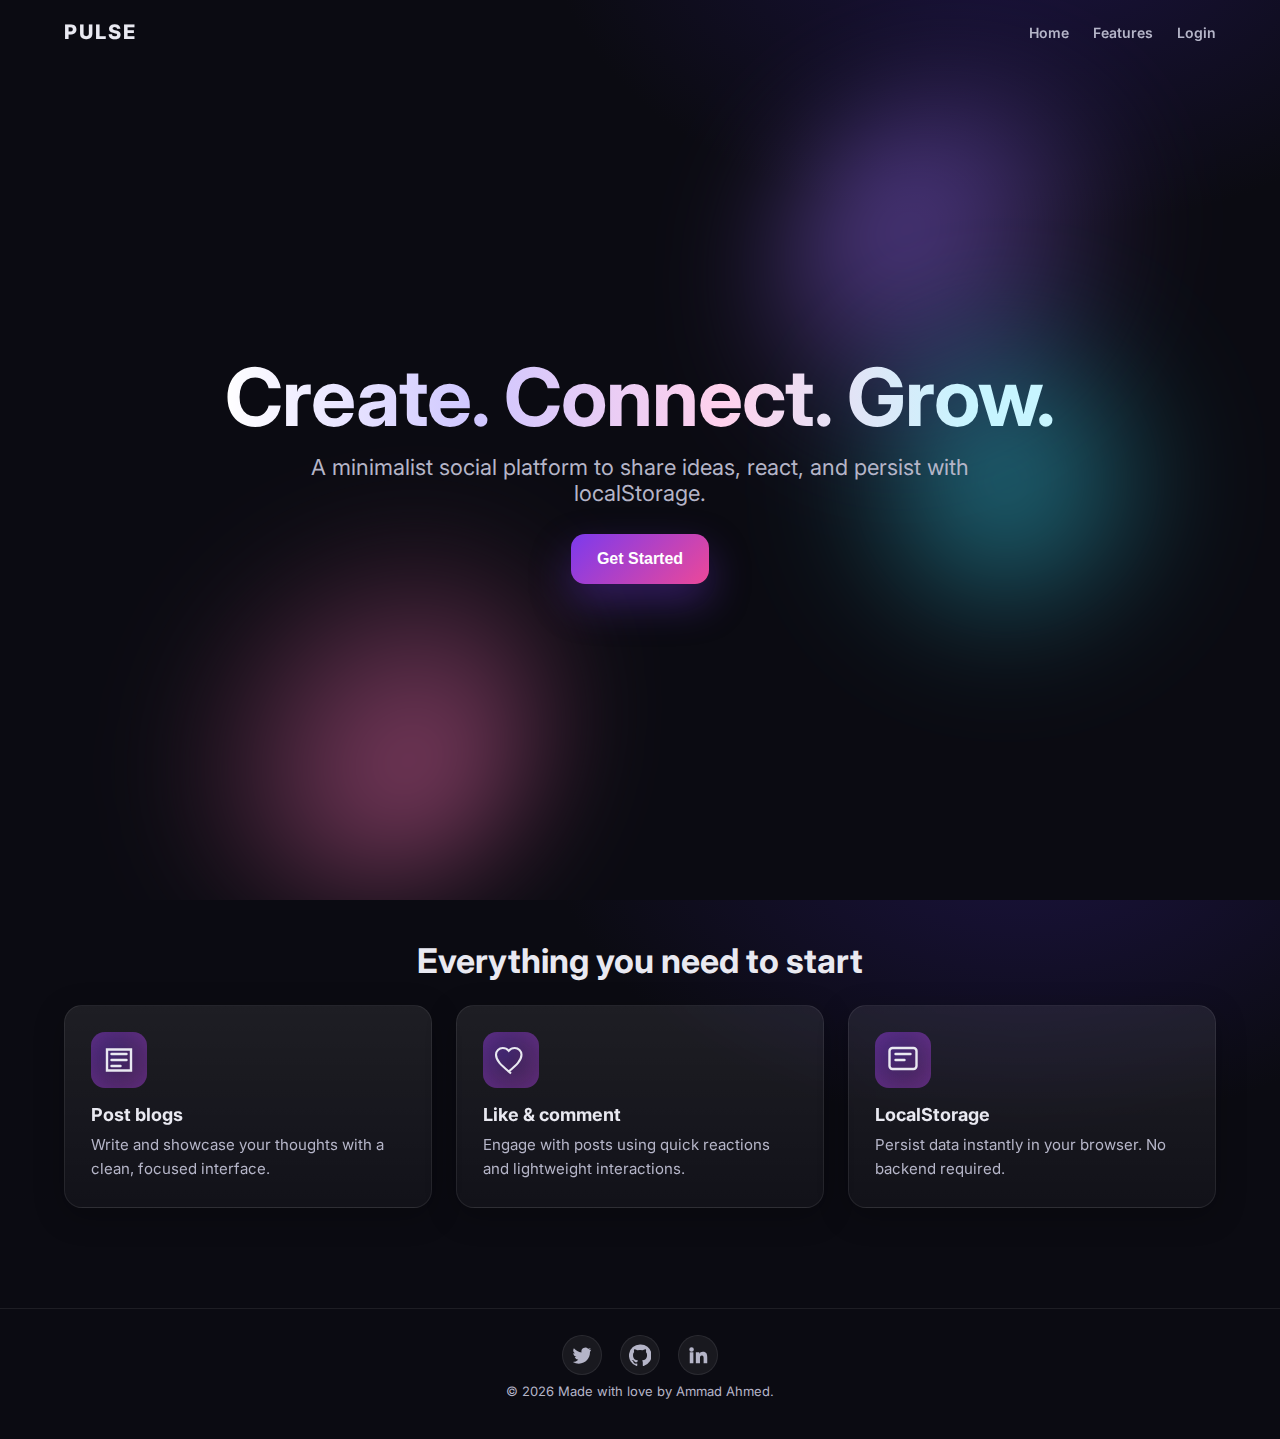
<file: index.html>
<!DOCTYPE html>
<html lang="en">
<head>
  <meta charset="UTF-8" />
  <meta name="viewport" content="width=device-width, initial-scale=1.0" />
  <title>PULSE — Social Media</title>
  <link href="https://fonts.googleapis.com/css2?family=Inter:wght@400;600;700;800&display=swap" rel="stylesheet">
  <link rel="stylesheet" href="style.css" />
</head>
<body>
  <header class="navbar" id="navbar">
    <div class="nav-inner">
      <a href="#home" class="logo">PULSE</a>
      <nav class="nav-links">
        <a href="#home" class="nav-link">Home</a>
        <a href="#features" class="nav-link">Features</a>
        <a href="login.html" class="nav-link login-link">Login</a>
      </nav>
    </div>
  </header>

  <main>
    <section id="home" class="hero">
      <div class="hero-bg">
        <div class="blob b1"></div>
        <div class="blob b2"></div>
        <div class="blob b3"></div>
      </div>
      <div class="hero-content">
        <h1 class="hero-title">Create. Connect. Grow.</h1>
        <p class="hero-sub">A minimalist social platform to share ideas, react, and persist with localStorage.
        </p>
        <button class="cta-btn" id="ctaBtn">Get Started</button>
      </div>
    </section>

    <section id="features" class="features">
      <h2 class="section-title">Everything you need to start</h2>
      <div class="cards">
        <article class="card">
          <div class="icon">
            <svg width="36" height="36" viewBox="0 0 24 24" fill="none" xmlns="http://www.w3.org/2000/svg">
              <path d="M4 5h16v14H4z" stroke="currentColor" stroke-width="1.6"/> 
              <path d="M7 8h10M7 12h10M7 16h6" stroke="currentColor" stroke-width="1.6" stroke-linecap="round"/>
            </svg>
          </div>
          <h3>Post blogs</h3>
          <p>Write and showcase your thoughts with a clean, focused interface.</p>
        </article>
        <article class="card">
          <div class="icon">
            <svg width="36" height="36" viewBox="0 0 24 24" fill="none" xmlns="http://www.w3.org/2000/svg">
              <path d="M12 21l-1.45-1.318C5.4 15.364 2 12.272 2 8.5 2 6.015 4.015 4 6.5 4c1.54 0 3.04.74 4 1.9C11.46 4.74 12.96 4 14.5 4 16.985 4 19 6.015 19 8.5c0 3.772-3.4 6.864-8.55 11.182L12 21z" stroke="currentColor" stroke-width="1.4" fill="none"/>
            </svg>
          </div>
          <h3>Like & comment</h3>
          <p>Engage with posts using quick reactions and lightweight interactions.</p>
        </article>
        <article class="card">
          <div class="icon">
            <svg width="36" height="36" viewBox="0 0 24 24" fill="none" xmlns="http://www.w3.org/2000/svg">
              <rect x="3" y="4" width="18" height="14" rx="2" stroke="currentColor" stroke-width="1.6"/>
              <path d="M7 8h10" stroke="currentColor" stroke-width="1.6" stroke-linecap="round"/>
              <path d="M7 12h6" stroke="currentColor" stroke-width="1.6" stroke-linecap="round"/>
            </svg>
          </div>
          <h3>LocalStorage</h3>
          <p>Persist data instantly in your browser. No backend required.</p>
        </article>
      </div>
    </section>
  </main>

  <footer class="footer">
    <div class="socials">
      <a href="#" aria-label="Twitter" class="social">
        <svg width="22" height="22" viewBox="0 0 24 24" fill="currentColor" xmlns="http://www.w3.org/2000/svg">
          <path d="M22 5.92a8.54 8.54 0 0 1-2.46.68 4.26 4.26 0 0 0 1.87-2.35 8.51 8.51 0 0 1-2.7 1.03 4.25 4.25 0 0 0-7.24 3.87A12.06 12.06 0 0 1 3.15 4.73a4.25 4.25 0 0 0 1.32 5.67 4.2 4.2 0 0 1-1.92-.53v.05a4.25 4.25 0 0 0 3.41 4.16 4.25 4.25 0 0 1-1.92.07 4.26 4.26 0 0 0 3.97 2.95A8.51 8.51 0 0 1 2 19.54a12 12 0 0 0 6.53 1.91c7.85 0 12.14-6.5 12.14-12.13 0-.18 0-.36-.01-.54A8.67 8.67 0 0 0 22 5.92z"/>
        </svg>
      </a>
      <a href="#" aria-label="GitHub" class="social">
        <svg width="22" height="22" viewBox="0 0 24 24" fill="currentColor" xmlns="http://www.w3.org/2000/svg">
          <path d="M12 .5a12 12 0 0 0-3.79 23.4c.6.11.82-.26.82-.58v-2.04c-3.35.73-4.06-1.45-4.06-1.45-.55-1.39-1.35-1.76-1.35-1.76-1.1-.76.08-.75.08-.75 1.22.09 1.86 1.25 1.86 1.25 1.08 1.85 2.83 1.32 3.52 1.01.11-.78.42-1.32.77-1.62-2.67-.3-5.47-1.33-5.47-5.93 0-1.31.47-2.38 1.24-3.22-.12-.3-.54-1.52.12-3.17 0 0 1.01-.32 3.3 1.23a11.43 11.43 0 0 1 6 0c2.29-1.55 3.3-1.23 3.3-1.23.66 1.65.24 2.87.12 3.17.77.84 1.24 1.91 1.24 3.22 0 4.61-2.8 5.62-5.47 5.92.43.37.82 1.1.82 2.22v3.29c0 .32.22.7.83.58A12 12 0 0 0 12 .5z"/>
        </svg>
      </a>
      <a href="#" aria-label="LinkedIn" class="social">
        <svg width="22" height="22" viewBox="0 0 24 24" fill="currentColor" xmlns="http://www.w3.org/2000/svg">
          <path d="M4.98 3.5a2.5 2.5 0 1 0 0 5 2.5 2.5 0 0 0 0-5zM3 8.98h3.96V21H3V8.98zM9.65 8.98h3.79v1.63h.05c.53-1 1.84-2.05 3.79-2.05 4.05 0 4.8 2.67 4.8 6.14V21h-3.96v-5.53c0-1.32-.03-3.02-1.84-3.02-1.84 0-2.12 1.43-2.12 2.91V21H9.65V8.98z"/>
        </svg>
      </a>
    </div>
    <div class="copy">© <span id="year"></span> Made with love by Ammad Ahmed.</div>
  </footer>

  <script src="landing.js" defer></script>
</body>
</html>
</file>
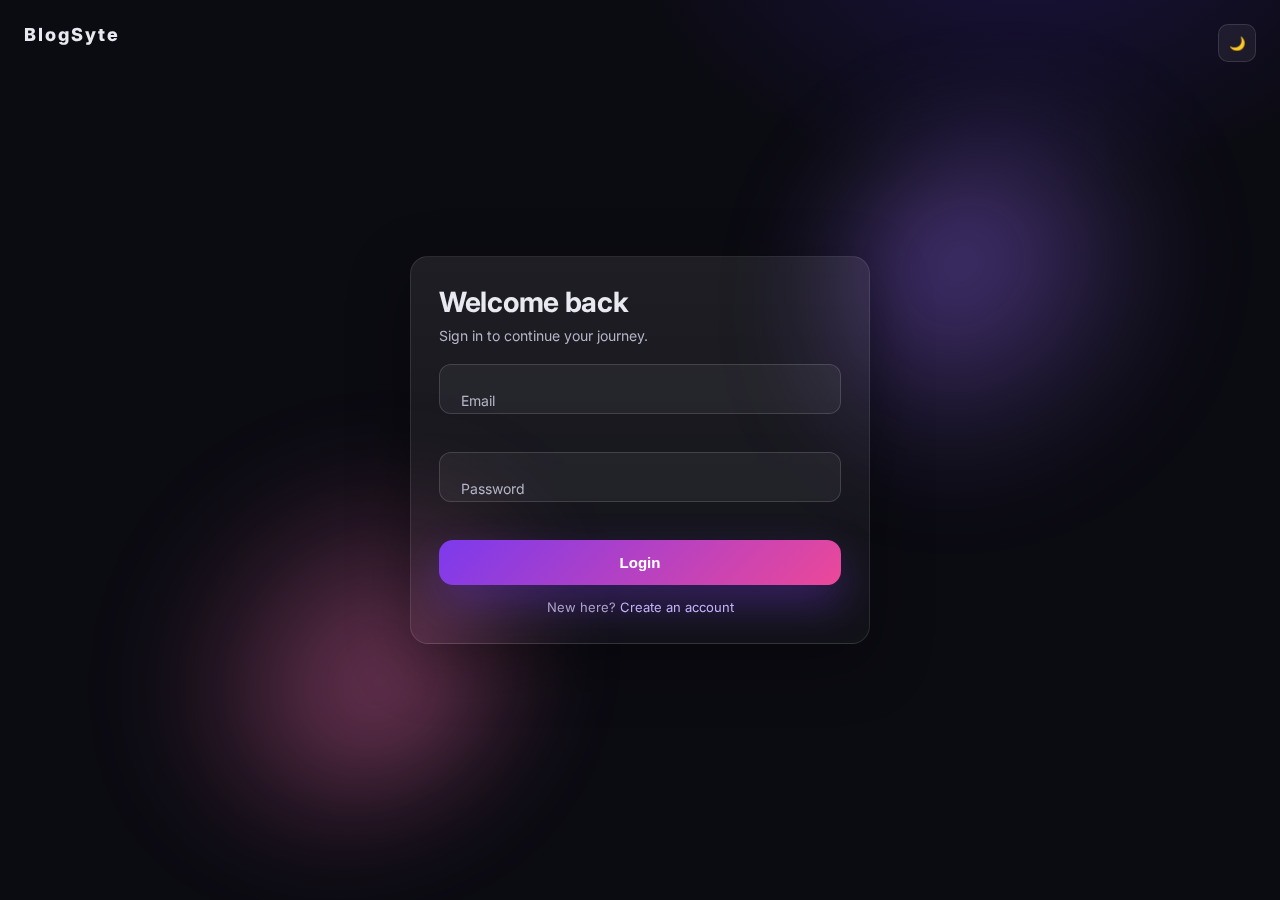
<file: dashboard.html>
<!DOCTYPE html>
<html lang="en">
<head>
  <meta charset="UTF-8" />
  <meta name="viewport" content="width=device-width, initial-scale=1.0" />
  <title>Dashboard - BlogSyte</title>
  <link href="https://fonts.googleapis.com/css2?family=Inter:wght@400;600;700;800&display=swap" rel="stylesheet">
  <link rel="stylesheet" href="dashboard.css" />
</head>
<body>
  <header class="dash-nav">
    <div class="nav-left">
      <a href="#" class="logo">BlogSyte</a>
      <button class="icon-btn menu-btn" id="menuToggle" aria-label="Toggle sidebar">☰</button>
    </div>
    <div class="nav-right">
      <button class="icon-btn theme-toggle" id="themeToggle" aria-label="Toggle theme">🌙</button>
      <div class="greet">Hi, <span id="navUser">User</span></div>
      <a class="btn logout" id="logoutBtn" href="login.html">Logout</a>
    </div>
  </header>

  <div class="dash-wrap">
    <div class="sidebar-overlay" id="sidebarOverlay"></div>
    <aside class="sidebar">
      <div class="side-inner">
        <button class="side-item active" data-view="overview"><span class="ico"></span> Overview</button>
        <button class="side-item" data-view="blogs"><span class="ico"></span> Your Blogs</button>
        <button class="side-item" data-view="explore"><span class="ico"></span> Explore Blogs</button>
        <button class="side-item" data-view="create"><span class="ico"></span> Create Post</button>
        <button class="side-item" data-view="settings"><span class="ico"></span> Settings</button>
      </div>
    </aside>

    <main class="main">
      <section class="view active" id="view-overview">
        <div class="grid stats">
          <article class="card stat">
            <div class="stat-label">Total Blogs</div>
            <div class="stat-value" id="statBlogs">12</div>
          </article>
          <article class="card stat">
            <div class="stat-label">Total Likes</div>
            <div class="stat-value" id="statLikes">284</div>
          </article>
          <article class="card stat">
            <div class="stat-label">Total Comments</div>
            <div class="stat-value" id="statComments">73</div>
          </article>
        </div>
        <article class="card chart">
          <div class="chart-head">
            <div class="chart-title">Weekly Activity</div>
            <div class="chart-sub">Last 7 days</div>
          </div>
          <div class="bars">
            <div class="bar" style="height:0"></div>
            <div class="bar" style="height:0"></div>
            <div class="bar" style="height:0"></div>
            <div class="bar" style="height:0"></div>
            <div class="bar" style="height:0"></div>
            <div class="bar" style="height:0"></div>
            <div class="bar" style="height:0"></div>
          </div>
          <div class="bar-labels">
            <div>Mon</div><div>Tue</div><div>Wed</div><div>Thu</div><div>Fri</div><div>Sat</div><div>Sun</div>
          </div>
        </article>
      </section>

      <section class="view" id="view-blogs">
        <div class="section-head">
          <h2>Your Blogs</h2>
          <button class="btn primary" id="newBlogBtn">New</button>
        </div>
        <div class="grid list" id="blogsList"></div>
      </section>

      <section class="view" id="view-create">
        <div class="grid settings">
          <article class="card form-card">
            <h2 id="createTitle">Create Post</h2>
            <form class="form" id="createForm">
              <div class="field">
                <input type="text" id="blogName" placeholder="" autocomplete="off" />
                <label for="blogName">Blog Name</label>
              </div>
              <div class="field">
                <select id="category">
                  <option value=""> </option>
                  <option>Technology</option>
                  <option>Science</option>
                  <option>Movies</option>
                  <option>Sports</option>
                  <option>Lifestyle</option>
                  <option>Travel</option>
                  <option>Business</option>
                  <option>Gaming</option>
                  <option>Education</option>
                  <option>Health</option>
                </select>
                <label for="category">Category</label>
              </div>
              <div class="field">
                <input type="url" id="imageUrl" placeholder="" autocomplete="off" />
                <label for="imageUrl">Image URL</label>
              </div>
              <div class="field">
                <textarea id="description" rows="5" placeholder=""></textarea>
                <label for="description">Description</label>
              </div>
              <button type="button" class="btn primary" id="createBtn">Create Post</button>
            </form>
          </article>
          <article class="card preview">
            <div class="preview-image" id="previewImage"></div>
            <div class="preview-body">
              <h3 id="previewTitle">Your post title</h3>
              <p id="previewDesc">Start typing to see live preview.</p>
            </div>
          </article>
        </div>
      </section>

      <section class="view" id="view-settings">
        <div class="grid settings">
          <article class="card">
            <div class="profile">
              <div class="avatar" id="avatarPreview"></div>
              <div class="profile-name" id="profileName">User</div>
            </div>
          </article>
          <article class="card">
            <form class="form">
              <div class="field">
                <input type="text" id="setUsername" placeholder="" autocomplete="off" />
                <label for="setUsername">Username</label>
              </div>
              <div class="field">
                <input type="text" id="setFullName" placeholder="" autocomplete="off" />
                <label for="setFullName">Full Name</label>
              </div>
              <div class="field">
                <input type="email" id="setEmail" placeholder="" autocomplete="off" />
                <label for="setEmail">Email</label>
              </div>
              <div class="field">
                <input type="url" id="setAvatar" placeholder="" autocomplete="off" />
                <label for="setAvatar">Profile Picture URL</label>
              </div>
              <div class="field">
                <textarea id="setBio" rows="4" placeholder=""></textarea>
                <label for="setBio">Bio</label>
              </div>
              <button type="button" class="btn primary" id="saveSettingsBtn">Save Changes</button>
            </form>
          </article>
        </div>
      </section>
    </main>
  </div>

  <div class="toast" id="toast"></div>

  <script src="dashboard.js" defer></script>
</body>
</html>
</file>
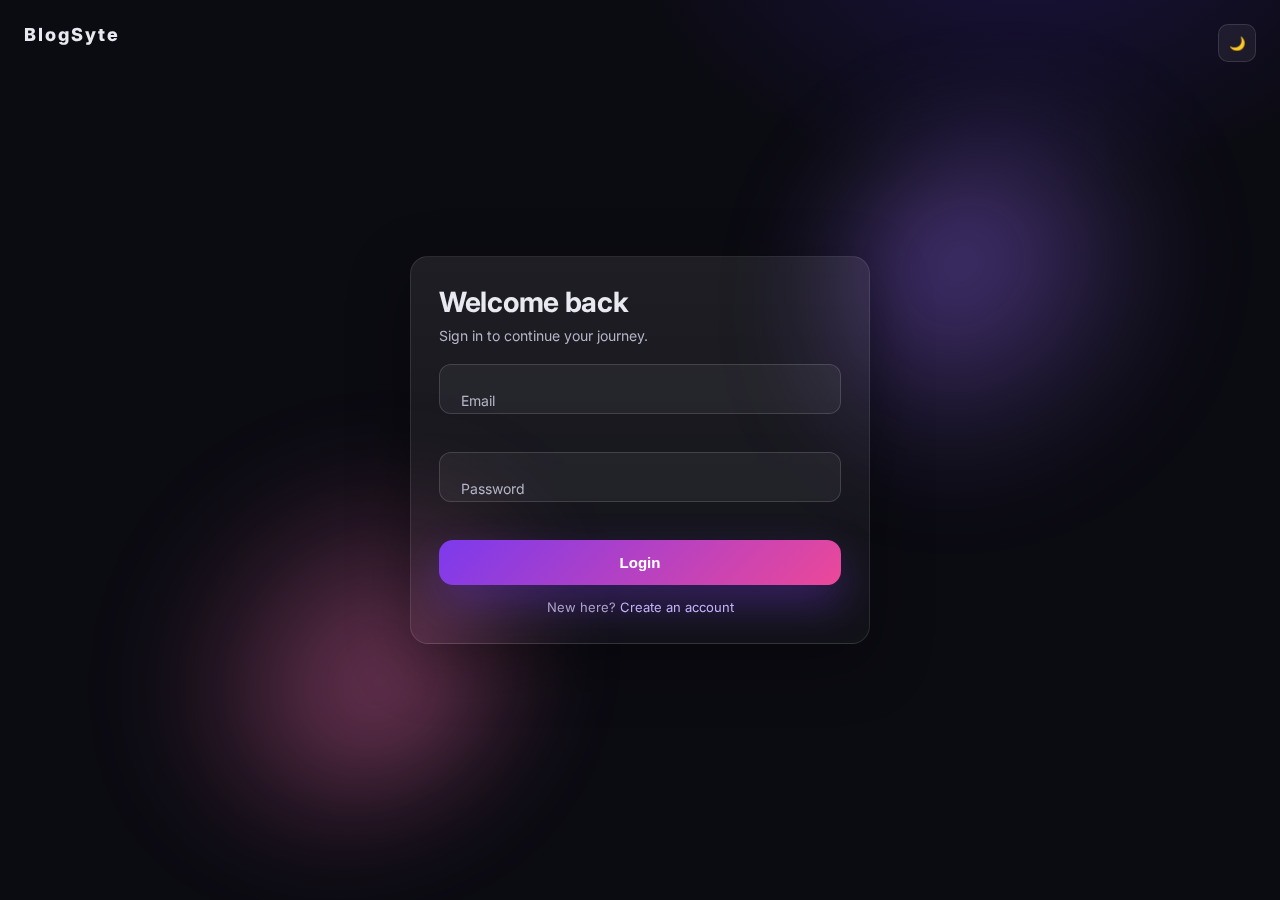
<file: exploreBlogs.html>
<!DOCTYPE html>
<html lang="en">

<head>
  <meta charset="UTF-8" />
  <meta name="viewport" content="width=device-width, initial-scale=1.0" />
  <title>Explore Blogs - BlogSyte</title>
  <link href="https://fonts.googleapis.com/css2?family=Inter:wght@400;600;700;800&display=swap" rel="stylesheet">
  <link rel="stylesheet" href="dashboard.css" />
  <style>
    #view-explore .grid.list {
      grid-template-columns: 1fr;
      max-width: 840px;
      margin: 0 auto;
      padding: 0 20px;
    }

    .search-wrap {
      max-width: 840px;
      margin: 70px auto 16px;
      padding: 0 20px;
    }

    .search-row {
      display: flex;
      gap: 8px;
    }

    .search-input {
      width: 100%;
      padding: 12px 14px;
      border-radius: 12px;
      border: 1px solid rgba(255, 255, 255, 0.14);
      background: rgba(255, 255, 255, 0.05);
      color: var(--text);
      font-size: 14px;
    }

    #exploreCategory.search-input {
      width: 220px;
    }

    #exploreSort.search-input {
      width: 200px;
    }

    #view-explore .preview-image {
      min-height: 160px;
      height: 160px;
    }

    @media (min-width: 640px) {
      #view-explore .preview-image {
        min-height: 200px;
        height: 200px;
      }
    }

    @media (min-width: 992px) {
      #view-explore .preview-image {
        min-height: 280px;
        height: 280px;
      }
    }

    @media (min-width: 1200px) {
      #view-explore .preview-image {
        min-height: 320px;
        height: 320px;
      }
    }

    .nav-center {
      position: absolute;
      left: 50%;
      transform: translateX(-50%);
      pointer-events: none;
    }

    .nav-title {
      font-weight: 800;
      letter-spacing: -0.2px;
    }

    .feed-head {
      display: flex;
      align-items: center;
      justify-content: space-between;
      gap: 10px;
    }

    .feed-left {
      display: flex;
      align-items: center;
      gap: 12px;
    }

    .feed-avatar {
      width: 40px;
      height: 40px;
      border-radius: 50%;
      border: 1px solid rgba(255, 255, 255, 0.14);
      background: rgba(255, 255, 255, 0.06);
      overflow: hidden;
      display: grid;
      place-items: center;
      font-weight: 700;
      color: var(--text);
    }

    .feed-avatar img {
      width: 100%;
      height: 100%;
      object-fit: cover;
      display: block;
    }

    [data-theme='light'] .feed-avatar {
      border-color: rgba(0, 0, 0, 0.10);
      background: #f3f5fa;
    }

    .feed-meta {
      display: flex;
      flex-direction: column;
      gap: 4px;
    }

    .feed-user {
      font-weight: 700;
      font-size: 14px;
      color: var(--text);
    }
  </style>
</head>

<body>
  <header class="dash-nav">
    <div class="nav-left">
      <a href="#" class="logo">BlogSyte</a>
    </div>
    <div class="nav-center">
      <div class="nav-title">Explore Blogs</div>
    </div>
    <div class="nav-right">
      <div class="greet">Hi, <span id="navUserExplore">User</span></div>
      <button class="icon-btn theme-toggle" id="themeToggle" aria-label="Toggle theme">🌙</button>
      <a class="btn ghost" href="dashboard.html">Dashboard</a>
    </div>
  </header>

  <main class="main" style="margin-top:58px;">
    <div class="search-wrap">
      <div class="search-row">
        <input type="text" id="exploreSearch" class="search-input"
          placeholder="Search blogs by title, category, author, description" />
        <select id="exploreCategory" class="search-input">
          <option value="all">All</option>
          <option>Technology</option>
          <option>Science</option>
          <option>Movies</option>
          <option>Sports</option>
          <option>Lifestyle</option>
          <option>Travel</option>
          <option>Business</option>
          <option>Gaming</option>
          <option>Education</option>
          <option>Health</option>
        </select>
        <select id="exploreSort" class="search-input">
          <option value="latest">Latest First</option>
          <option value="oldest">Oldest First</option>
          <option value="likes">Most Liked</option>
          <option value="comments">Most Comments</option>
        </select>
      </div>
    </div>
    <section class="view active" id="view-explore">
      <div class="grid list" id="exploreList"></div>
    </section>
  </main>

  <div class="toast" id="toast"></div>

  <script>
    const qs = s => document.querySelector(s);
    const qsa = s => Array.from(document.querySelectorAll(s));
    const showToast = (msg) => { const t = qs('#toast'); if (!t) return; t.textContent = msg; t.classList.add('show'); setTimeout(() => t.classList.remove('show'), 1400); };
    const applyTheme = t => { document.documentElement.setAttribute('data-theme', t); const btn = qs('#themeToggle'); if (btn) btn.textContent = t === 'light' ? '☀️' : '🌙'; localStorage.setItem('theme', t); };
    const initTheme = () => { const t = localStorage.getItem('theme') || 'dark'; applyTheme(t); const btn = qs('#themeToggle'); if (btn) btn.addEventListener('click', () => { const next = document.documentElement.getAttribute('data-theme') === 'light' ? 'dark' : 'light'; applyTheme(next); }); };
    initTheme();
    function getUsers() { try { return JSON.parse(localStorage.getItem('users') || '[]'); } catch { return []; } }
    function getCurrentUser() { try { return JSON.parse(localStorage.getItem('currentUser') || 'null'); } catch { return null; } }
    function setCurrentUser(cu) { localStorage.setItem('currentUser', JSON.stringify(cu)); }
    function getBlogs() { try { return JSON.parse(localStorage.getItem('blogs') || '[]'); } catch { return []; } }
    function setBlogs(arr) { localStorage.setItem('blogs', JSON.stringify(arr)); }

    const navUserExplore = qs('#navUserExplore');
    const cu = getCurrentUser();
    if (!cu || !cu.email) { window.location.href = 'login.html'; }
    if (navUserExplore) navUserExplore.textContent = (cu && (cu.username || cu.name)) || 'User';

    const nameByEmail = (email) => {
      const users = getUsers();
      const u = users.find(x => String(x.email).toLowerCase() === String(email).toLowerCase());
      return (u && (u.username || u.name)) || email;
    };
    const formatDT = (ts) => {
      if (!ts) return '';
      try { return new Date(ts).toLocaleString(); } catch { return ''; }
    };

    const exploreList = qs('#exploreList');
    const renderFeed = (q = '', cat = '', sortKey = 'latest') => {
      const all = getBlogs();
      const term = (q || '').toLowerCase();
      const catTerm = (cat || '').toLowerCase();
      let list = all;
      if (catTerm && catTerm !== 'all') {
        list = list.filter(b => String(b.category || '').toLowerCase() === catTerm);
      }
      if (term) {
        list = list.filter(b => {
          const author = nameByEmail(b.userEmail).toLowerCase();
          return (String(b.name || '').toLowerCase().includes(term)
            || String(b.category || '').toLowerCase().includes(term)
            || String(b.description || '').toLowerCase().includes(term)
            || author.includes(term));
        });
      }
      if (sortKey === 'latest') {
        list = list.sort((a, b) => (b.createdAt || 0) - (a.createdAt || 0));
      } else if (sortKey === 'oldest') {
        list = list.sort((a, b) => (a.createdAt || 0) - (b.createdAt || 0));
      } else if (sortKey === 'likes') {
        list = list.sort((a, b) => (b.likes || 0) - (a.likes || 0));
      } else if (sortKey === 'comments') {
        const cl = x => Array.isArray(x.comments) ? x.comments.length : 0;
        list = list.sort((a, b) => cl(b) - cl(a));
      }
      if (!list.length) { exploreList.innerHTML = `<article class="card"><strong>No blogs found</strong></article>`; return; }
      exploreList.innerHTML = list.map(b => {
        const liked = Array.isArray(b.likedBy) && b.likedBy.some(e => String(e).toLowerCase() === String(cu.email).toLowerCase()); return `
      <article class="card" data-id="${b.id}">
        <div style="display:grid; gap:10px;">
          <div class="feed-head">
            <div class="feed-left">
              ${(() => { const users = getUsers(); const u = users.find(x => String(x.email).toLowerCase() === String(b.userEmail).toLowerCase()); const avatar = u && u.avatar; const ok = avatar && /^https?:\/\//i.test(avatar); const nm = nameByEmail(b.userEmail); const init = (nm || '').charAt(0).toUpperCase(); return ok ? `<div class="feed-avatar"><img src="${avatar}" alt="${nm}" /></div>` : `<div class="feed-avatar"><span>${init || '?'}</span></div>`; })()}
              <div class="feed-meta">
                <div class="feed-user">${nameByEmail(b.userEmail)}</div>
                <div class="feed-category"><div class="pill">${b.category}</div></div>
              </div>
            </div>
            <div style="color:var(--muted); font-size:12px;">${formatDT(b.createdAt)}</div>
          </div>
          <h3 style="margin:6px 0;">${b.name}</h3>
          <div class="preview-image">${b.image && /^https?:\/\//i.test(b.image) ? '<img src="' + b.image + '" alt="Blog image" loading="lazy" />' : ''}</div>
          <p style="color:var(--muted);">${b.description}</p>
          <div class="actions" style="justify-content:flex-start;">
            <button class="btn small like-btn${liked ? ' liked' : ''}" data-id="${b.id}" data-liked="${liked ? 'true' : 'false'}">${liked ? '❤️ Liked' : '❤️ Like'} (<span class="like-count" data-id="${b.id}">${b.likes || 0}</span>)</button>
            ${Array.isArray(b.comments) && b.comments.length ? `<button class="btn small ghost toggle-comments-btn" data-id="${b.id}" data-state="hidden" data-count="${Array.isArray(b.comments) ? b.comments.length : 0}">Show Comments (${Array.isArray(b.comments) ? b.comments.length : 0})</button>` : ''}
          </div>
          <div class="comments" style="display:grid; gap:8px;">
            <div class="comment-items" id="comments-${b.id}" ${Array.isArray(b.comments) && b.comments.length ? 'style="display:none;"' : ''}>
              ${Array.isArray(b.comments) && b.comments.length ? b.comments.map(c => `
                <div class="card" style="padding:10px;">
                  <div style="font-weight:600; font-size:13px;">${nameByEmail(c.userEmail)}</div>
                  <div style="font-size:14px; color:var(--text);">${c.text}</div>
                </div>`).join('') : '<div class="list-meta">No comments yet</div>'}
            </div>
            <div style="display:flex; gap:8px; align-items:center;">
              <input type="text" class="comment-input search-input" data-id="${b.id}" placeholder="Write a comment" style="flex:1; padding:10px 12px; border-radius:12px; color: var(--text);" />
              <button class="btn small comment-btn" data-id="${b.id}">Comment</button>
            </div>
          </div>
        </div>
      </article>
    `;
      }).join('');
      qsa('.like-btn').forEach(el => el.addEventListener('click', (e) => {
        const id = e.currentTarget.getAttribute('data-id');
        const arr = getBlogs();
        const idx = arr.findIndex(x => String(x.id) === String(id));
        if (idx < 0) return;
        const me = String(cu.email).toLowerCase();
        const likedBy = Array.isArray(arr[idx].likedBy) ? arr[idx].likedBy : [];
        const already = likedBy.some(x => String(x).toLowerCase() === me);
        let likes = arr[idx].likes || 0;
        const btn = e.currentTarget;
        if (already) {
          arr[idx].likedBy = likedBy.filter(x => String(x).toLowerCase() !== me);
          likes = Math.max(0, likes - 1);
          arr[idx].likes = likes;
          setBlogs(arr);
          const lc = qs(`.like-count[data-id="${id}"]`);
          if (lc) lc.textContent = String(likes);
          btn.setAttribute('data-liked', 'false');
          btn.classList.remove('liked');
          btn.firstChild && (btn.firstChild.textContent = '❤️ Like ');
        } else {
          likedBy.push(cu.email);
          arr[idx].likedBy = likedBy;
          likes = likes + 1;
          arr[idx].likes = likes;
          setBlogs(arr);
          const lc = qs(`.like-count[data-id="${id}"]`);
          if (lc) lc.textContent = String(likes);
          btn.setAttribute('data-liked', 'true');
          btn.classList.add('liked');
          btn.firstChild && (btn.firstChild.textContent = '❤️ Liked ');
        }
      }));
      qsa('.comment-btn').forEach(el => el.addEventListener('click', (e) => {
        const id = e.currentTarget.getAttribute('data-id');
        const input = qs(`.comment-input[data-id="${id}"]`);
        const text = input && input.value.trim();
        if (!text) { showToast('Write a comment'); return; }
        const arr = getBlogs();
        const idx = arr.findIndex(x => String(x.id) === String(id));
        if (idx < 0) return;
        const comment = { id: Date.now(), userEmail: cu.email, text, createdAt: Date.now() };
        const list = Array.isArray(arr[idx].comments) ? arr[idx].comments : [];
        list.push(comment);
        arr[idx].comments = list;
        setBlogs(arr);
        if (input) input.value = '';
        const box = qs(`#comments-${id}`);
        if (box) box.innerHTML = list.map(c => `
        <div class="card" style="padding:10px;">
          <div style="font-weight:600; font-size:13px;">${nameByEmail(c.userEmail)}</div>
          <div style="font-size:14px; color:var(--text);">${c.text}</div>
        </div>`).join('');
        if (typeof run === 'function') run();
      }));
      qsa('.toggle-comments-btn').forEach(el => el.addEventListener('click', (e) => {
        const id = e.currentTarget.getAttribute('data-id');
        const box = qs(`#comments-${id}`);
        if (!box) return;
        const state = e.currentTarget.getAttribute('data-state') || 'hidden';
        const count = e.currentTarget.getAttribute('data-count') || '';
        if (state === 'hidden') {
          box.style.display = '';
          e.currentTarget.setAttribute('data-state', 'shown');
          e.currentTarget.textContent = 'Hide Comments';
        } else {
          box.style.display = 'none';
          e.currentTarget.setAttribute('data-state', 'hidden');
          e.currentTarget.textContent = `Show Comments${count ? ' (' + count + ')' : ''}`;
        }
      }));
    };
    const searchInput = qs('#exploreSearch');
    const catSelect = qs('#exploreCategory');
    const sortSelect = qs('#exploreSort');
    const run = () => { const q = searchInput ? searchInput.value.trim() : ''; const cat = catSelect ? catSelect.value.trim() : ''; const sortKey = sortSelect ? sortSelect.value.trim() : 'latest'; renderFeed(q, cat, sortKey); };
    if (searchInput) searchInput.addEventListener('input', run);
    if (catSelect) catSelect.addEventListener('change', run);
    if (sortSelect) sortSelect.addEventListener('change', run);
    renderFeed('', 'all', 'latest');
  </script>
</body>

</html>
</file>
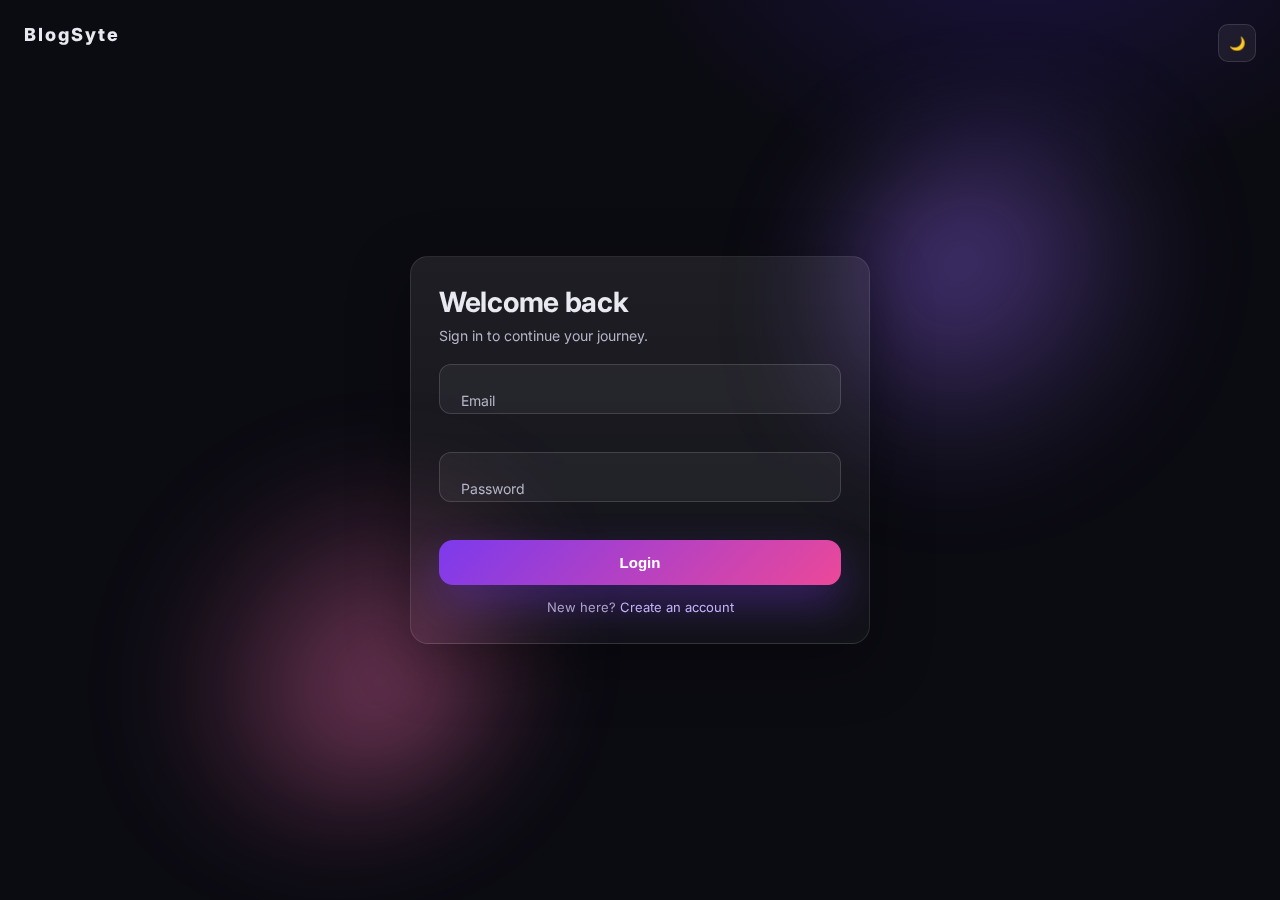
<file: login.html>
<!DOCTYPE html>
<html lang="en">

<head>
  <meta charset="UTF-8" />
  <meta name="viewport" content="width=device-width, initial-scale=1.0" />
  <title>Login — Pulse</title>
  <link href="https://fonts.googleapis.com/css2?family=Inter:wght@400;600;700;800&display=swap" rel="stylesheet">
  <link rel="stylesheet" href="auth.css" />
</head>

<body class="auth-body">
  <div class="bg">
    <div class="blob b1"></div>
    <div class="blob b2"></div>
  </div>
  <main class="auth-container">
    <a href="index.html" class="brand">BlogSyte</a>
    <button class="icon-btn theme-toggle" id="themeToggle" aria-label="Toggle theme">🌙</button>
    <section class="card">
      <h1 class="title">Welcome back</h1>
      <p class="subtitle">Sign in to continue your journey.</p>
      <form id="loginForm" class="form">
        <div class="field">
          <input id="loginEmail" name="email" type="email" required placeholder="Email" autocomplete="email" />
          <label for="loginEmail">Email</label>
          <small class="error" id="loginEmailErr"></small>
        </div>
        <div class="field">
          <input id="loginPassword" name="password" type="password" required placeholder="Password"
            autocomplete="current-password" />
          <label for="loginPassword">Password</label>
          <small class="error" id="loginPasswordErr"></small>
        </div>
        <button class="btn" type="submit">Login</button>
      </form>
      <div class="alt">New here? <a class="link" href="signup.html">Create an account</a></div>
    </section>
    <div id="toast" class="toast"></div>
  </main>
  <script src="auth.js" defer></script>
</body>

</html>
</file>
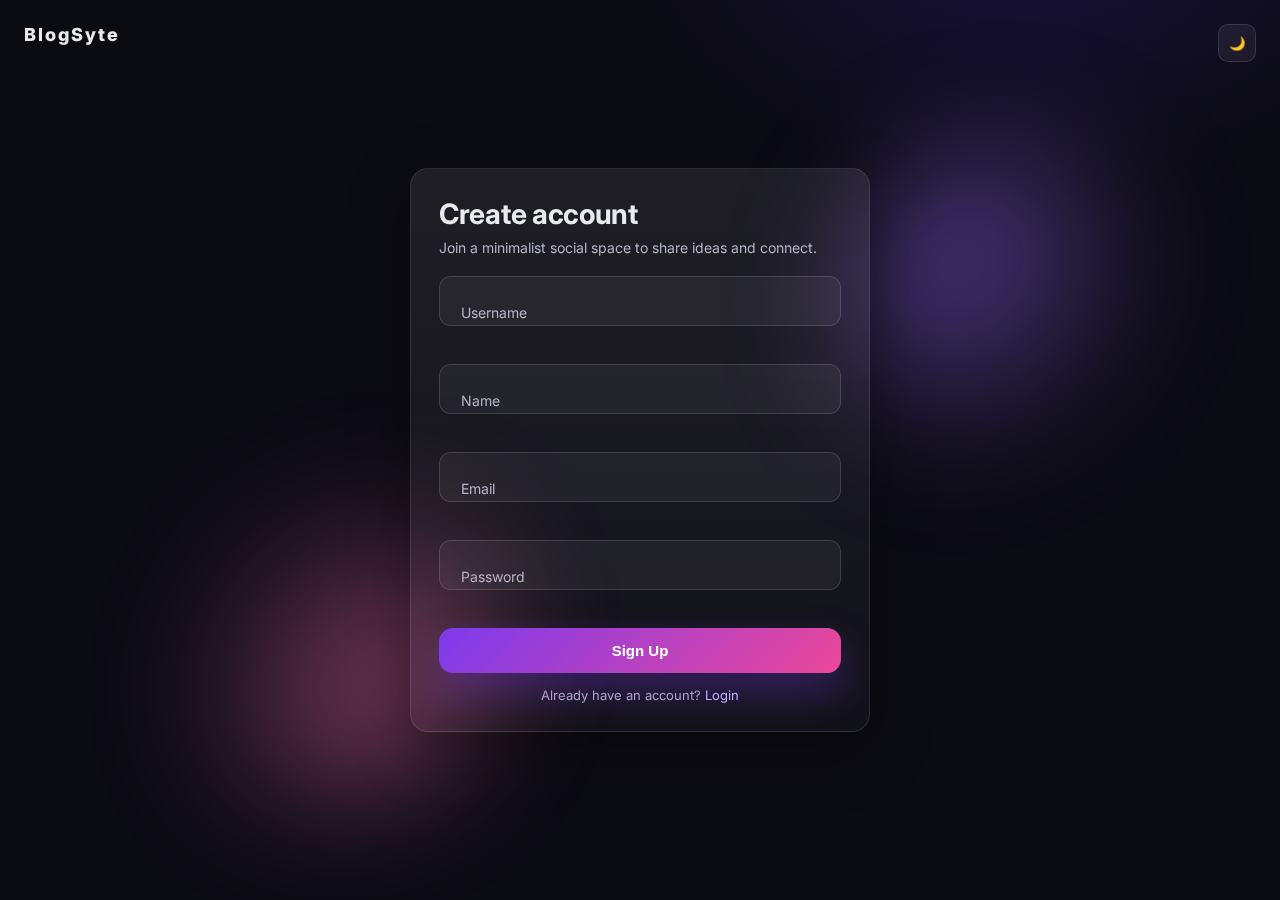
<file: signup.html>
<!DOCTYPE html>
<html lang="en">

<head>
  <meta charset="UTF-8" />
  <meta name="viewport" content="width=device-width, initial-scale=1.0" />
  <title>Sign Up — BlogSyte</title>
  <link href="https://fonts.googleapis.com/css2?family=Inter:wght@400;600;700;800&display=swap" rel="stylesheet">
  <link rel="stylesheet" href="auth.css" />
</head>

<body class="auth-body">
  <div class="bg">
    <div class="blob b1"></div>
    <div class="blob b2"></div>
  </div>
  <main class="auth-container">
    <a href="index.html" class="brand">BlogSyte</a>
    <button class="icon-btn theme-toggle" id="themeToggle" aria-label="Toggle theme">🌙</button>
    <section class="card">
      <h1 class="title">Create account</h1>
      <p class="subtitle">Join a minimalist social space to share ideas and connect.</p>
      <form id="signupForm" class="form">
        <div class="field">
          <input id="username" name="username" type="text" required placeholder="Username" autocomplete="username" />
          <label for="username">Username</label>
          <small class="error" id="usernameErr"></small>
        </div>
        <div class="field">
          <input id="name" name="name" type="text" required placeholder="Name" autocomplete="name" />
          <label for="name">Name</label>
          <small class="error" id="nameErr"></small>
        </div>
        <div class="field">
          <input id="email" name="email" type="email" required placeholder="Email" autocomplete="email" />
          <label for="email">Email</label>
          <small class="error" id="emailErr"></small>
        </div>
        <div class="field">
          <input id="password" name="password" type="password" required placeholder="Password"
            autocomplete="new-password" />
          <label for="password">Password</label>
          <small class="error" id="passwordErr"></small>
        </div>
        <button class="btn" type="submit">Sign Up</button>
      </form>
      <div class="alt">Already have an account? <a class="link" href="login.html">Login</a></div>
    </section>
    <div id="toast" class="toast"></div>
  </main>
  <script src="auth.js" defer></script>
</body>

</html>
</file>
<file: style.css>
:root {
  --bg: #0b0b12;
  --bg-2: #0e0e18;
  --text: #e9e9f1;
  --muted: #b5b5c8;
  --primary: #7c3aed;
  --secondary: #ec4899;
  --accent: #22d3ee;
  --card: rgba(255, 255, 255, 0.06);
  --glass: rgba(255, 255, 255, 0.08);
}

[data-theme='light'] {
  --bg: #f6f7fb;
  --bg-2: #ffffff;
  --text: #11121a;
  --muted: #545b6a;
  --primary: #6d28d9;
  --secondary: #d9468d;
  --accent: #0ea5b7;
  --card: rgba(0, 0, 0, 0.04);
  --glass: rgba(255, 255, 255, 0.92);
}

* {
  box-sizing: border-box;
}

html,
body {
  height: 100%;
}

html {
  scroll-behavior: smooth;
}

body {
  margin: 0;
  font-family: 'Inter', system-ui, -apple-system, Segoe UI, Roboto, Helvetica, Arial, 'Apple Color Emoji', 'Segoe UI Emoji';
  color: var(--text);
  background: radial-gradient(1200px 800px at 80% -10%, #1b1340 0%, var(--bg) 40%), linear-gradient(180deg, var(--bg) 0%, var(--bg-2) 100%);
}

[data-theme='light'] body {
  background: linear-gradient(180deg, #ffffff 0%, #f5f7fc 100%);
}

.navbar {
  position: fixed;
  top: 0;
  left: 0;
  right: 0;
  z-index: 50;
  transition: background 300ms ease, box-shadow 300ms ease, backdrop-filter 300ms ease;
}

.nav-inner {
  max-width: 1200px;
  margin: 0 auto;
  display: flex;
  align-items: center;
  justify-content: space-between;
  padding: 20px 24px;
}

.logo {
  font-weight: 800;
  font-size: 20px;
  letter-spacing: 2px;
  text-decoration: none;
  color: var(--text);
}

.nav-links {
  display: flex;
  gap: 24px;
}

.nav-link {
  color: var(--muted);
  text-decoration: none;
  font-weight: 600;
  font-size: 14px;
  transition: color 200ms ease, opacity 200ms ease;
}

.nav-link:hover {
  color: var(--text);
}

.navbar.scrolled {
  background: rgba(12, 12, 20, 0.6);
  backdrop-filter: blur(10px);
  box-shadow: 0 8px 24px rgba(0, 0, 0, 0.3);
}

[data-theme='light'] .navbar.scrolled {
  background: rgba(255, 255, 255, 0.7);
  box-shadow: 0 8px 24px rgba(0, 0, 0, 0.08);
}

.hero {
  position: relative;
  min-height: 100vh;
  display: grid;
  place-items: center;
  padding: 120px 24px 80px;
  overflow: hidden;
}

.hero-bg {
  position: absolute;
  inset: 0;
  pointer-events: none;
}

.blob {
  position: absolute;
  width: 420px;
  height: 420px;
  filter: blur(60px);
  opacity: 0.55;
  border-radius: 50%;
}

[data-theme='light'] .blob {
  opacity: 0.32;
}

.blob.b1 {
  background: radial-gradient(circle at 30% 30%, #9a6bff 0%, transparent 60%);
  animation: blobMove1 22s ease-in-out infinite;
  top: 10%;
  left: 60%;
}

.blob.b2 {
  background: radial-gradient(circle at 70% 70%, #ff72b6 0%, transparent 60%);
  animation: blobMove2 25s ease-in-out infinite;
  bottom: 0%;
  left: 10%;
}

.blob.b3 {
  background: radial-gradient(circle at 50% 50%, #38e3ff 0%, transparent 60%);
  animation: blobMove3 28s ease-in-out infinite;
  top: 30%;
  right: 5%;
}

@keyframes blobMove1 {

  0%,
  100% {
    transform: translate(0, 0) scale(1.1);
  }

  50% {
    transform: translate(40px, -20px) scale(1.25);
  }
}

@keyframes blobMove2 {

  0%,
  100% {
    transform: translate(0, 0) scale(1.05);
  }

  50% {
    transform: translate(-30px, 30px) scale(1.2);
  }
}

@keyframes blobMove3 {

  0%,
  100% {
    transform: translate(0, 0) scale(1);
  }

  50% {
    transform: translate(20px, 10px) scale(1.15);
  }
}

.hero-content {
  position: relative;
  z-index: 1;
  text-align: center;
  max-width: 900px;
}

.hero-title {
  font-size: clamp(36px, 7vw, 80px);
  line-height: 1.02;
  margin: 0 0 16px 0;
  letter-spacing: -1px;
  background: linear-gradient(90deg, #fff, #cfc7ff 30%, #ffd1ec 60%, #c7f5ff 90%);
  -webkit-background-clip: text;
  background-clip: text;
  color: transparent;
}

[data-theme='light'] .hero-title {
  background: none;
  -webkit-background-clip: initial;
  background-clip: initial;
  color: var(--text);
}

.hero-sub {
  font-size: clamp(16px, 2.5vw, 22px);
  color: var(--muted);
  margin: 0 auto 28px;
  max-width: 680px;
}

[data-theme='light'] .hero-sub {
  color: #2b2f44;
}

.cta-btn {
  position: relative;
  appearance: none;
  border: none;
  padding: 16px 26px;
  border-radius: 14px;
  font-weight: 700;
  font-size: 16px;
  color: #fff;
  background: linear-gradient(135deg, var(--primary), var(--secondary));
  box-shadow: 0 0 0 0 rgba(124, 58, 237, 0.6), 0 0 0 0 rgba(236, 72, 153, 0.6), 0 18px 40px rgba(124, 58, 237, 0.35);
  cursor: pointer;
  transition: transform 160ms ease, box-shadow 300ms ease, filter 200ms ease;
  overflow: hidden;
}

.cta-btn:hover {
  filter: brightness(1.06);
  box-shadow: 0 0 12px 2px rgba(124, 58, 237, 0.7), 0 0 24px 6px rgba(236, 72, 153, 0.6), 0 24px 50px rgba(124, 58, 237, 0.45);
}

.cta-btn:active {
  transform: scale(0.97);
}

.cta-btn::after {
  content: "";
  position: absolute;
  inset: -2px;
  border-radius: 16px;
  padding: 1px;
  background: linear-gradient(135deg, rgba(255, 255, 255, 0.15), rgba(255, 255, 255, 0.05));
  -webkit-mask: linear-gradient(#000 0 0) content-box, linear-gradient(#000 0 0);
  -webkit-mask-composite: xor;
  mask-composite: exclude;
}

.ripple {
  position: absolute;
  pointer-events: none;
  width: 20px;
  height: 20px;
  left: var(--x);
  top: var(--y);
  transform: translate(-50%, -50%);
  background: radial-gradient(circle, rgba(255, 255, 255, 0.85) 0%, rgba(255, 255, 255, 0.4) 30%, transparent 70%);
  border-radius: 50%;
  animation: boom 600ms ease-out forwards;
}

@keyframes boom {
  0% {
    opacity: 1;
    transform: translate(-50%, -50%) scale(0.2);
  }

  70% {
    opacity: 0.8;
    transform: translate(-50%, -50%) scale(6);
  }

  100% {
    opacity: 0;
    transform: translate(-50%, -50%) scale(9);
  }
}

.features {
  max-width: 1200px;
  margin: 0 auto;
  padding: 40px 24px 100px;
}

.section-title {
  text-align: center;
  font-size: clamp(24px, 4vw, 34px);
  margin: 0 0 24px 0;
}

.cards {
  display: grid;
  grid-template-columns: repeat(3, 1fr);
  gap: 24px;
}

.card {
  position: relative;
  padding: 26px;
  border-radius: 18px;
  background: linear-gradient(180deg, var(--glass), rgba(255, 255, 255, 0.03));
  border: 1px solid rgba(255, 255, 255, 0.08);
  box-shadow: 0 8px 30px rgba(0, 0, 0, 0.25);
  transition: transform 220ms ease, box-shadow 220ms ease, border-color 220ms ease;
  backdrop-filter: blur(8px);
}

.card:hover {
  transform: translateY(-6px) scale(1.02);
  box-shadow: 0 16px 40px rgba(0, 0, 0, 0.35);
  border-color: rgba(255, 255, 255, 0.16);
}

[data-theme='light'] .card {
  border-color: rgba(0, 0, 0, 0.08);
  box-shadow: 0 10px 28px rgba(0, 0, 0, 0.12);
  background: linear-gradient(180deg, var(--glass), rgba(255, 255, 255, 0.08));
}

[data-theme='light'] .card:hover {
  border-color: rgba(0, 0, 0, 0.12);
  box-shadow: 0 18px 44px rgba(0, 0, 0, 0.14);
}

.card .icon {
  width: 56px;
  height: 56px;
  display: grid;
  place-items: center;
  border-radius: 14px;
  color: var(--text);
  background: radial-gradient(circle at 40% 40%, rgba(124, 58, 237, 0.35), rgba(236, 72, 153, 0.25));
  box-shadow: inset 0 0 30px rgba(124, 58, 237, 0.45);
  margin-bottom: 16px;
}

.card h3 {
  margin: 10px 0 8px;
  font-size: 18px;
}

.card p {
  margin: 0;
  color: var(--muted);
  font-size: 15px;
  line-height: 1.6;
}

.footer {
  border-top: 1px solid rgba(255, 255, 255, 0.08);
  padding: 26px 24px 40px;
  display: grid;
  place-items: center;
  color: var(--muted);
}

.socials {
  display: flex;
  gap: 18px;
  margin-bottom: 8px;
}

.social {
  color: var(--muted);
  display: grid;
  place-items: center;
  width: 40px;
  height: 40px;
  border-radius: 50%;
  background: rgba(255, 255, 255, 0.06);
  border: 1px solid rgba(255, 255, 255, 0.08);
  transition: transform 180ms ease, background 180ms ease, color 180ms ease;
}

.social:hover {
  transform: translateY(-3px);
  background: rgba(255, 255, 255, 0.12);
  color: #fff;
}

.copy {
  font-size: 13px;
}

[data-theme='light'] .footer {
  border-top-color: rgba(0, 0, 0, 0.08);
}

[data-theme='light'] .social {
  background: rgba(0, 0, 0, 0.04);
  border-color: rgba(0, 0, 0, 0.08);
}

[data-theme='light'] .social:hover {
  background: rgba(0, 0, 0, 0.08);
  color: var(--text);
}

.socials {
  display: flex;
  gap: 18px;
  margin-bottom: 8px;
}

.social {
  color: var(--muted);
  display: grid;
  place-items: center;
  width: 40px;
  height: 40px;
  border-radius: 50%;
  background: rgba(255, 255, 255, 0.06);
  border: 1px solid rgba(255, 255, 255, 0.08);
  transition: transform 180ms ease, background 180ms ease, color 180ms ease;
}

.social:hover {
  transform: translateY(-3px);
  background: rgba(255, 255, 255, 0.12);
  color: #fff;
}

.copy {
  font-size: 13px;
}

@media (max-width: 992px) {
  .cards {
    grid-template-columns: repeat(2, 1fr);
  }

  .nav-links {
    gap: 18px;
  }
}

@media (max-width: 640px) {
  .nav-inner {
    padding: 16px 18px;
  }

  .cards {
    grid-template-columns: 1fr;
  }

  .hero {
    padding: 110px 16px 70px;
  }

  .cta-btn {
    width: 100%;
    max-width: 280px;
  }

  .blob {
    width: 300px;
    height: 300px;
    filter: blur(50px);
  }
}

.icon-btn.theme-toggle {
  appearance: none;
  border: 1px solid rgba(255, 255, 255, 0.12);
  background: rgba(255, 255, 255, 0.06);
  color: var(--text);
  border-radius: 10px;
  width: 38px;
  height: 38px;
  display: grid;
  place-items: center;
  cursor: pointer;
  transition: transform 140ms ease, background 160ms ease;
}

.icon-btn.theme-toggle:hover {
  transform: translateY(-2px);
  background: rgba(255, 255, 255, 0.12);
}

[data-theme='light'] .icon-btn.theme-toggle {
  border-color: rgba(0, 0, 0, 0.08);
  background: rgba(0, 0, 0, 0.04);
}

[data-theme='light'] .blob.b1 {
  background: radial-gradient(circle at 30% 30%, rgba(109, 40, 217, 0.35) 0%, transparent 60%);
}

[data-theme='light'] .blob.b2 {
  background: radial-gradient(circle at 70% 70%, rgba(217, 70, 141, 0.35) 0%, transparent 60%);
}

[data-theme='light'] .blob.b3 {
  background: radial-gradient(circle at 50% 50%, rgba(14, 165, 183, 0.35) 0%, transparent 60%);
}
</file>
<file: dashboard.css>
:root {
  --bg: #0b0b12;
  --bg-2: #0e0e18;
  --text: #e9e9f1;
  --muted: #b5b5c8;
  --primary: #7c3aed;
  --secondary: #ec4899;
  --glass: rgba(255, 255, 255, 0.08);
}

[data-theme='light'] {
  --bg: #f7f7fb;
  --bg-2: #ffffff;
  --text: #0f1020;
  --muted: #4f5565;
  --primary: #6d28d9;
  --secondary: #d9468d;
  --glass: rgba(255, 255, 255, 0.85);
}

[data-theme='light'] body {
  background: radial-gradient(1000px 700px at 80% -10%, #e7ecff 0%, var(--bg) 40%), linear-gradient(180deg, var(--bg) 0%, var(--bg-2) 100%);
}

[data-theme='light'] .dash-nav {
  background: rgba(255, 255, 255, 0.85);
  border-bottom-color: rgba(0, 0, 0, 0.08);
}

[data-theme='light'] .icon-btn {
  border-color: rgba(0, 0, 0, 0.08);
  background: rgba(0, 0, 0, 0.04);
}

[data-theme='light'] .btn.ghost {
  background: rgba(0, 0, 0, 0.04);
  border-color: rgba(0, 0, 0, 0.08);
}

[data-theme='light'] .sidebar {
  border-right-color: rgba(0, 0, 0, 0.08);
  background: #ffffff;
}

[data-theme='light'] .main {
  background: linear-gradient(180deg, #fbfbfd, #f3f5fa);
}

[data-theme='light'] .card {
  border-color: rgba(0, 0, 0, 0.08);
  box-shadow: 0 10px 26px rgba(0, 0, 0, 0.10);
  background: #ffffff;
}

[data-theme='light'] .card:hover {
  box-shadow: 0 14px 34px rgba(0, 0, 0, 0.12);
}

[data-theme='light'] .section-head {
  color: var(--text);
}

[data-theme='light'] .list-item {
  border-color: rgba(0, 0, 0, 0.08);
  background: #ffffff;
  box-shadow: 0 6px 18px rgba(0, 0, 0, 0.08);
}

[data-theme='light'] .list-item:hover {
  box-shadow: 0 10px 26px rgba(0, 0, 0, 0.10);
}

[data-theme='light'] .pill {
  background: rgba(0, 0, 0, 0.06);
  color: var(--text);
  border-color: rgba(0, 0, 0, 0.08);
}

[data-theme='light'] .preview-image {
  border-color: rgba(0, 0, 0, 0.08);
  background: #f6f7fb;
}

[data-theme='light'] .bar {
  background: linear-gradient(180deg, #bcd2ff, var(--primary));
  box-shadow: 0 8px 24px rgba(109, 40, 217, 0.18);
}

[data-theme='light'] .toast {
  background: rgba(255, 255, 255, 0.95);
  color: var(--text);
  border-color: rgba(0, 0, 0, 0.08);
}

[data-theme='light'] .greet {
  color: #333948;
}

[data-theme='light'] .btn.small {
  border: 1px solid rgba(0, 0, 0, 0.10);
}

[data-theme='light'] .btn.edit {
  background: rgba(109, 40, 217, 0.12);
  color: #2b2f44;
  border-color: rgba(109, 40, 217, 0.24);
}

[data-theme='light'] .btn.delete {
  background: rgba(203, 55, 92, 0.12);
  color: #2b2f44;
  border-color: rgba(203, 55, 92, 0.24);
}

[data-theme='light'] #view-settings .field input,
[data-theme='light'] #view-settings .field select,
[data-theme='light'] #view-settings .field textarea {
  border-color: rgba(0, 0, 0, 0.12);
  background: rgba(255, 255, 255, 0.95);
}

[data-theme='light'] #view-settings .field input:focus,
[data-theme='light'] #view-settings .field select:focus,
[data-theme='light'] #view-settings .field textarea:focus {
  box-shadow: 0 0 0 3px rgba(109, 40, 217, 0.20);
}

[data-theme='light'] #view-create .field input,
[data-theme='light'] #view-create .field select,
[data-theme='light'] #view-create .field textarea {
  border-color: rgba(0, 0, 0, 0.12);
  background: rgba(255, 255, 255, 0.95);
}

[data-theme='light'] #view-create .field input:focus,
[data-theme='light'] #view-create .field select:focus,
[data-theme='light'] #view-create .field textarea:focus {
  box-shadow: 0 0 0 3px rgba(109, 40, 217, 0.20);
}

/* light theme clarity for selects */
[data-theme='light'] .field select {
  border-color: rgba(0, 0, 0, 0.12);
  background: #ffffff;
  color: var(--text);
}

[data-theme='light'] .field select:focus {
  background: #ffffff;
}

[data-theme='light'] .field select option {
  background: #ffffff;
  color: var(--text);
}

[data-theme='light'] .search-input option {
  background: #ffffff;
  color: var(--text);
}

[data-theme='light'] .search-input {
  border-color: rgba(0, 0, 0, 0.12);
  background: #ffffff;
}

[data-theme='light'] .search-input:focus {
  box-shadow: 0 0 0 3px rgba(109, 40, 217, 0.20);
}

/* light theme: improve visibility of tab sections */
[data-theme='light'] .view.active {
  border: 1px solid rgba(0, 0, 0, 0.10);
  border-radius: 16px;
  background: #ffffff;
  box-shadow: 0 8px 22px rgba(0, 0, 0, 0.06);
  padding: 12px;
}

/* dark theme clarity for inputs */
[data-theme='dark'] .field input,
[data-theme='dark'] .field select,
[data-theme='dark'] .field textarea {
  border-color: rgba(255, 255, 255, 0.24);
  background: rgba(255, 255, 255, 0.10);
}

[data-theme='dark'] .field input:focus,
[data-theme='dark'] .field select:focus,
[data-theme='dark'] .field textarea:focus {
  background: rgba(255, 255, 255, 0.14);
}

* {
  box-sizing: border-box;
}

html,
body {
  height: 100%;
}

body {
  margin: 0;
  font-family: 'Inter', system-ui, -apple-system, Segoe UI, Roboto, Helvetica, Arial;
  color: var(--text);
  background: radial-gradient(1200px 800px at 80% -10%, #1b1340 0%, var(--bg) 40%), linear-gradient(180deg, var(--bg) 0%, var(--bg-2) 100%);
}

.dash-nav {
  position: fixed;
  top: 0;
  left: 0;
  right: 0;
  z-index: 60;
  display: flex;
  align-items: center;
  justify-content: space-between;
  backdrop-filter: blur(10px);
  background: rgba(12, 12, 20, 0.6);
  border-bottom: 1px solid rgba(255, 255, 255, 0.08);
  padding: 12px 18px;
}

.nav-left {
  display: flex;
  align-items: center;
  gap: 10px;
}

.logo {
  text-decoration: none;
  color: var(--text);
  font-weight: 800;
  letter-spacing: 2px;
  font-size: 18px;
}

.nav-right {
  display: flex;
  align-items: center;
  gap: 12px;
}

.greet {
  color: var(--muted);
  font-size: 14px;
}

.icon-btn {
  appearance: none;
  border: 1px solid rgba(255, 255, 255, 0.12);
  background: rgba(255, 255, 255, 0.06);
  color: var(--text);
  border-radius: 10px;
  width: 38px;
  height: 38px;
  display: grid;
  place-items: center;
  cursor: pointer;
  transition: transform 140ms ease, background 160ms ease;
}

.icon-btn:hover {
  transform: translateY(-2px);
  background: rgba(255, 255, 255, 0.12);
}

.btn {
  appearance: none;
  border: none;
  border-radius: 12px;
  padding: 10px 14px;
  font-weight: 700;
  font-size: 14px;
  cursor: pointer;
  transition: transform 140ms ease, filter 160ms ease, box-shadow 220ms ease;
  position: relative;
  overflow: hidden;
}

.btn.primary {
  color: #fff;
  background: linear-gradient(135deg, var(--primary), var(--secondary));
  box-shadow: 0 12px 34px rgba(124, 58, 237, 0.35);
}

.btn.primary:hover {
  filter: brightness(1.06);
  box-shadow: 0 18px 40px rgba(124, 58, 237, 0.45);
}

.btn.primary:active {
  transform: scale(0.98);
}

.btn.ghost {
  color: var(--text);
  background: rgba(255, 255, 255, 0.06);
  border: 1px solid rgba(255, 255, 255, 0.1);
}

.btn.ghost:hover {
  background: rgba(255, 255, 255, 0.12);
}

/* Modern logout button with gradient outline and glow */
.btn.logout {
  color: #fff;
  border: 1px solid transparent;
  border-radius: 12px;
  background: linear-gradient(180deg, rgba(255, 255, 255, 0.06), rgba(255, 255, 255, 0.06)) padding-box, linear-gradient(135deg, var(--primary), var(--secondary)) border-box;
  box-shadow: 0 10px 26px rgba(124, 58, 237, 0.25);
}

.btn.logout:hover {
  filter: brightness(1.06);
  box-shadow: 0 18px 40px rgba(124, 58, 237, 0.40);
  transform: translateY(-1px);
}

[data-theme='light'] .btn.logout {
  color: var(--text);
  background: linear-gradient(180deg, #ffffff, #ffffff) padding-box, linear-gradient(135deg, var(--primary), var(--secondary)) border-box;
  box-shadow: 0 10px 26px rgba(109, 40, 217, 0.18);
}

[data-theme='light'] .btn.logout:hover {
  filter: brightness(1.04);
  box-shadow: 0 16px 38px rgba(109, 40, 217, 0.24);
}

.dash-wrap {
  display: grid;
  grid-template-columns: 280px 1fr;
  gap: 0;
  margin-top: 58px;
}

.main {
  width: 100%;
  padding: 16px 24px 24px;
}

.sidebar-overlay {
  display: none;
  position: fixed;
  inset: 0;
  background: rgba(0, 0, 0, 0.35);
  z-index: 55;
}

[data-theme='light'] .sidebar-overlay {
  background: rgba(0, 0, 0, 0.25);
}

.sidebar-overlay.show {
  display: block;
}

.sidebar {
  position: sticky;
  top: 58px;
  height: calc(100vh - 58px);
  border-right: 1px solid rgba(255, 255, 255, 0.08);
  background: rgba(12, 12, 20, 0.5);
  backdrop-filter: blur(10px);
}

.sidebar {
  background: linear-gradient(180deg, rgba(124, 58, 237, 0.18), rgba(236, 72, 153, 0.16));
}

.sidebar {
  width: 280px;
  flex-shrink: 0;
}

.side-inner {
  padding: 16px;
  display: grid;
  gap: 8px;
}

.side-item {
  display: flex;
  align-items: center;
  gap: 10px;
  width: 100%;
  padding: 12px 12px;
  border-radius: 12px;
  color: var(--muted);
  border: 1px solid transparent;
  background: transparent;
  cursor: pointer;
  transition: background 180ms ease, color 180ms ease, transform 140ms ease, border-color 180ms ease;
}

.side-item .ico {
  width: 22px;
  display: inline-block;
  text-align: center;
}

.side-item:hover {
  background: linear-gradient(135deg, rgba(124, 58, 237, 0.18), rgba(236, 72, 153, 0.14));
  color: #fff;
  transform: translateY(-1px);
  filter: brightness(1.06);
  box-shadow: 0 12px 34px rgba(124, 58, 237, 0.35);
  border-color: rgba(124, 58, 237, 0.35);
}

.side-item.active {
  background: linear-gradient(180deg, var(--glass), rgba(255, 255, 255, 0.03));
  color: #fff;
  border-color: rgba(255, 255, 255, 0.12);
  box-shadow: 0 10px 28px rgba(0, 0, 0, 0.25);
}

.side-item.active {
  background: linear-gradient(135deg, rgba(124, 58, 237, 0.22), rgba(236, 72, 153, 0.18));
}

/* Light theme clarity for sidebar buttons */
[data-theme='light'] .side-item {
  color: var(--muted);
  border-color: rgba(0, 0, 0, 0.12);
  background: transparent;
}

[data-theme='light'] .side-item .ico {
  color: var(--text);
}

[data-theme='light'] .side-item:hover {
  background: linear-gradient(135deg, rgba(109, 40, 217, 0.14), rgba(217, 70, 141, 0.12));
  color: var(--text);
  filter: brightness(1.03);
  box-shadow: 0 12px 28px rgba(109, 40, 217, 0.18);
  border-color: rgba(109, 40, 217, 0.24);
}

[data-theme='light'] .side-item.active {
  background: #ffffff;
  color: var(--text);
  border-color: rgba(0, 0, 0, 0.12);
  box-shadow: 0 8px 22px rgba(0, 0, 0, 0.10);
}

.grid {
  display: grid;
  gap: 16px;
}

.section-head {
  display: flex;
  align-items: baseline;
  justify-content: space-between;
  margin-bottom: 10px;
}

.grid.stats {
  grid-template-columns: repeat(auto-fit, minmax(220px, 1fr));
}

.grid.list {
  grid-template-columns: repeat(auto-fit, minmax(320px, 1fr));
}

.grid.settings {
  grid-template-columns: 280px 1fr;
  align-items: start;
}

/* section containers for max-width and centering */
#view-overview .grid.stats,
#view-overview .chart {
  max-width: 1200px;
  margin: 0 auto;
  margin-top: 10px;
}

#view-blogs .grid.list {
  max-width: 1200px;
  margin: 0 auto;
  padding: 0 40px;
}

#view-create .grid.settings {
  max-width: 1100px;
  margin: 0 auto;
  padding: 0 24px;
  grid-template-columns: minmax(280px, 1fr) 1.2fr;
}

#view-settings .grid.settings {
  max-width: 900px;
  margin: 0 auto;
  padding: 0 24px;
}

#view-settings .grid.settings {
  grid-template-columns: minmax(240px, 1fr) minmax(0, 1.4fr);
}

#view-settings .form {
  width: 100%;
  max-width: 800px;
  margin: 0 auto;
}

#view-settings .form .field {
  margin-bottom: 18px;
}

#view-settings .field input,
#view-settings .field select,
#view-settings .field textarea {
  width: 100%;
  padding: 16px 18px 8px 18px;
}

#view-settings .field label {
  position: absolute;
  left: 16px;
  top: 50%;
  transform: translateY(-50%);
  transition: 0.2s ease;
  pointer-events: none;
  opacity: 0.6;
  background: transparent;
}

#view-settings .field input:focus+label,
#view-settings .field textarea:focus+label,
#view-settings .field input:not(:placeholder-shown)+label,
#view-settings .field textarea:not(:placeholder-shown)+label,
#view-settings .field.filled label {
  top: 8px;
  font-size: 12px;
  opacity: 1;
  transform: none;
}

#view-settings .profile {
  justify-items: center;
}

.card {
  border-radius: 16px;
  background: linear-gradient(180deg, var(--glass), rgba(255, 255, 255, 0.03));
  border: 1px solid rgba(255, 255, 255, 0.1);
  box-shadow: 0 12px 38px rgba(0, 0, 0, 0.25);
  backdrop-filter: blur(8px);
  padding: 18px;
  width: 100%;
}

.stat {
  text-align: center;
}

.stat-label {
  color: var(--muted);
  font-size: 13px;
}

.stat-value {
  font-size: 28px;
  font-weight: 800;
  letter-spacing: -0.5px;
  margin-top: 6px;
}

.chart {
  padding: 18px;
}

.chart-head {
  display: flex;
  align-items: baseline;
  justify-content: space-between;
}

.chart-title {
  font-weight: 700;
}

.chart-sub {
  color: var(--muted);
  font-size: 13px;
}

.bars {
  display: grid;
  grid-template-columns: repeat(7, 1fr);
  align-items: end;
  gap: 8px;
  height: clamp(140px, 24vw, 200px);
  margin-top: 12px;
}

.bar {
  height: 0;
  border-radius: 10px;
  background: linear-gradient(180deg, #9a6bff, #7c3aed);
  box-shadow: 0 8px 24px rgba(124, 58, 237, 0.35);
  transition: height 900ms cubic-bezier(.2, .7, .2, 1);
}

.bar:hover {
  filter: brightness(1.08);
}

.bar-labels {
  display: grid;
  grid-template-columns: repeat(7, 1fr);
  gap: 8px;
  margin-top: 8px;
  color: var(--muted);
  font-size: 12px;
  text-align: center;
}

.list-item {
  display: grid;
  grid-template-columns: 1fr auto;
  align-items: center;
  gap: 10px;
  padding: 14px;
  border-radius: 14px;
  border: 1px solid rgba(255, 255, 255, 0.1);
  background: rgba(255, 255, 255, 0.05);
}

.list-item {
  transition: transform 160ms ease, box-shadow 160ms ease;
}

.list-item:hover {
  transform: translateY(-2px);
}

.list-meta {
  color: var(--muted);
  font-size: 13px;
}
.list-meta-row { display: flex; align-items: center; gap: 8px; flex-wrap: wrap; }
.list-meta-row .meta-item { display: inline-flex; align-items: center; gap: 4px; }

.pill {
  display: inline-block;
  padding: 6px 10px;
  border-radius: 999px;
  background: rgba(255, 255, 255, 0.08);
  color: #fff;
  font-size: 12px;
  border: 1px solid rgba(255, 255, 255, 0.12);
}

.actions {
  display: flex;
  gap: 8px;
}

.btn.small {
  padding: 8px 10px;
  font-size: 13px;
  border-radius: 10px;
}

.btn.edit {
  background: rgba(124, 58, 237, 0.15);
  color: #cfc7ff;
  border: 1px solid rgba(124, 58, 237, 0.35);
}

.btn.edit:hover {
  filter: brightness(1.05);
}

.btn.delete {
  background: rgba(203, 55, 92, 0.18);
  color: #ffd1e0;
  border: 1px solid rgba(203, 55, 92, 0.35);
}

.btn.delete:hover {
  filter: brightness(1.05);
}

.form-card h2 {
  margin: 0 0 8px 0;
}

.form {
  display: grid;
  gap: 14px;
}

.field {
  position: relative;
}

.field input,
.field select,
.field textarea {
  width: 100%;
  padding: 14px 12px;
  border-radius: 12px;
  border: 1px solid rgba(255, 255, 255, 0.14);
  background: rgba(255, 255, 255, 0.05);
  color: var(--text);
  font-size: 14px;
  outline: none;
  transition: border-color 180ms ease, box-shadow 180ms ease, filter 180ms ease;
}

.field select {
  appearance: none;
  padding-right: 34px;
  background-image: linear-gradient(45deg, transparent 50%, var(--muted) 50%), linear-gradient(135deg, var(--muted) 50%, transparent 50%);
  background-position: calc(100% - 20px) calc(50% - 5px), calc(100% - 12px) calc(50% - 5px);
  background-size: 8px 8px, 8px 8px;
  background-repeat: no-repeat;
}

.field select option {
  background: var(--bg-2);
  color: var(--text);
}

.search-input option {
  background: var(--bg-2);
  color: var(--text);
}

.field input::placeholder,
.field textarea::placeholder {
  color: transparent;
}

.field label {
  position: absolute;
  left: 10px;
  top: 50%;
  transform: translateY(-50%);
  color: var(--muted);
  font-size: 13px;
  padding: 0 6px;
  transition: all 180ms ease;
  pointer-events: none;
  background: transparent;
}

.field label {
  z-index: 1;
}

.field input:focus,
.field select:focus,
.field textarea:focus {
  border-color: rgba(124, 58, 237, 0.7);
  box-shadow: 0 0 0 3px rgba(124, 58, 237, 0.25), 0 12px 30px rgba(0, 0, 0, 0.25);
  background: rgba(255, 255, 255, 0.10);
}

.field input:focus+label,
.field textarea:focus+label,
.field input:not(:placeholder-shown)+label,
.field textarea:not(:placeholder-shown)+label,
.field.filled label {
  display: none;
}

.preview {
  display: grid;
  grid-template-columns: minmax(240px, 280px) 1fr;
  gap: 16px;
  align-items: stretch;
}

.preview-image {
  border-radius: 14px;
  border: 1px solid rgba(255, 255, 255, 0.1);
  background: rgba(255, 255, 255, 0.06);
  background-size: cover;
  background-position: center;
  min-height: 180px;
}

.preview-image {
  overflow: hidden;
}

.preview-image img {
  width: 100%;
  height: 100%;
  object-fit: cover;
  display: block;
}

.preview-body h3 {
  margin: 6px 0;
}

.preview-body p {
  color: var(--muted);
}

.profile {
  display: grid;
  place-items: center;
  gap: 8px;
}

.avatar {
  width: clamp(120px, 20vw, 160px);
  height: clamp(120px, 20vw, 160px);
  border-radius: 50%;
  border: 2px solid rgba(255, 255, 255, 0.14);
  background: rgba(255, 255, 255, 0.06) center/cover no-repeat;
  box-shadow: inset 0 0 60px rgba(255, 255, 255, 0.06);
}

.profile-name {
  font-weight: 700;
}

.view {
  display: none;
  opacity: 0;
  transform: translateY(8px);
  position: relative;
  transition: opacity 240ms ease, transform 240ms ease;
}

.view.active {
  display: block;
  opacity: 1;
  transform: translateY(0);
}

.toast {
  position: fixed;
  bottom: 20px;
  left: 50%;
  transform: translateX(-50%) translateY(20px);
  background: rgba(20, 20, 28, 0.85);
  color: #fff;
  border: 1px solid rgba(255, 255, 255, 0.12);
  padding: 12px 16px;
  border-radius: 12px;
  box-shadow: 0 12px 30px rgba(0, 0, 0, 0.35);
  opacity: 0;
  pointer-events: none;
  transition: transform 220ms ease, opacity 220ms ease;
  z-index: 80;
}

.toast.show {
  opacity: 1;
  transform: translateX(-50%) translateY(0);
}

@media (max-width: 1040px) {
  .grid.list {
    grid-template-columns: repeat(2, minmax(0, 1fr));
  }

  .grid.stats {
    grid-template-columns: repeat(3, minmax(0, 1fr));
  }
}

@media (max-width: 1200px) {
  .main {
    padding: 16px 20px 24px;
  }

  #view-blogs .grid.list {
    padding: 0 28px;
  }
}

@media (max-width: 992px) {
  .dash-wrap {
    grid-template-columns: 1fr;
  }

  .sidebar {
    position: fixed;
    left: 0;
    right: 0;
    top: 58px;
    height: auto;
    border-right: none;
    border-bottom: 1px solid rgba(255, 255, 255, 0.08);
    transform: translateY(-140%);
    transition: transform 240ms ease;
  }

  .sidebar.open {
    transform: translateY(0);
  }

  .sidebar {
    z-index: 58;
  }

  .menu-btn {
    display: grid;
  }

  #view-create .grid.settings,
  #view-blogs .grid.list,
  #view-overview .grid.stats,
  #view-overview .chart,
  #view-settings .grid.settings {
    padding: 0 20px;
  }
}

@media (max-width: 768px) {
  .grid.list {
    grid-template-columns: 1fr;
  }

  .grid.settings {
    grid-template-columns: 1fr;
  }

  .preview {
    grid-template-columns: 1fr;
  }
}

@media (max-width: 480px) {
  .main {
    padding: 12px 14px 18px;
  }

  .btn.small {
    padding: 7px 9px;
    font-size: 12px;
  }

  .section-head {
    margin-bottom: 6px;
  }
}

/* hide menu button by default, show on small screens */
.menu-btn {
  display: none;
}

.sprinkle {
  position: fixed;
  left: var(--x);
  top: var(--y);
  width: var(--size);
  height: var(--size);
  background: var(--color);
  border-radius: 50%;
  pointer-events: none;
  transform: translate(-50%, -50%) scale(0.8);
  opacity: 0;
  filter: drop-shadow(0 2px 6px rgba(0,0,0,0.25));
  animation: sprinkleFly 700ms ease-out forwards;
  z-index: 100;
}

@keyframes sprinkleFly {
  0% { opacity: 1; transform: translate(-50%, -50%) scale(0.8); }
  80% { opacity: 0.9; transform: translate(calc(-50% + var(--dx)), calc(-50% + var(--dy))) scale(1); }
  100% { opacity: 0; transform: translate(calc(-50% + var(--dx)), calc(-50% + var(--dy))) scale(0.6); }
}
</file>
<file: auth.css>
:root {
  --bg: #0b0b12;
  --bg-2: #0e0e18;
  --text: #e9e9f1;
  --muted: #b5b5c8;
  --primary: #7c3aed;
  --secondary: #ec4899;
  --glass: rgba(255,255,255,0.08);
}

* { box-sizing: border-box; }
html, body { height: 100%; }
body.auth-body {
  margin: 0;
  font-family: 'Inter', system-ui, -apple-system, Segoe UI, Roboto, Helvetica, Arial;
  color: var(--text);
  background: radial-gradient(1000px 700px at 80% -10%, #1b1340 0%, var(--bg) 40%), linear-gradient(180deg, var(--bg) 0%, var(--bg-2) 100%);
}

.bg { position: fixed; inset: 0; pointer-events: none; }
.blob { position: absolute; width: 380px; height: 380px; filter: blur(60px); opacity: 0.5; border-radius: 50%; }
.blob.b1 { background: radial-gradient(circle at 30% 30%, #9a6bff 0%, transparent 60%); animation: blob1 24s ease-in-out infinite; top: 15%; left: 65%; }
.blob.b2 { background: radial-gradient(circle at 70% 70%, #ff72b6 0%, transparent 60%); animation: blob2 28s ease-in-out infinite; bottom: 10%; left: 10%; }
@keyframes blob1 { 0%,100% { transform: translate(0,0) scale(1.05); } 50% { transform: translate(30px,-10px) scale(1.2); } }
@keyframes blob2 { 0%,100% { transform: translate(0,0) scale(1); } 50% { transform: translate(-20px,30px) scale(1.15); } }

.auth-container { min-height: 100vh; display: grid; place-items: center; padding: 40px 16px; position: relative; z-index: 1; }
.brand { position: absolute; top: 24px; left: 24px; text-decoration: none; color: var(--text); font-weight: 800; letter-spacing: 2px; font-size: 18px; }
.theme-toggle { position: absolute; top: 24px; right: 24px; }
.icon-btn.theme-toggle { appearance: none; border: 1px solid rgba(255,255,255,0.12); background: rgba(255,255,255,0.06); color: var(--text); border-radius: 10px; width: 38px; height: 38px; display: grid; place-items: center; cursor: pointer; transition: transform 140ms ease, background 160ms ease; }
.icon-btn.theme-toggle:hover { transform: translateY(-2px); background: rgba(255,255,255,0.12); }
[data-theme='light'] .icon-btn.theme-toggle { border-color: rgba(0,0,0,0.08); background: rgba(0,0,0,0.04); }
.card { width: 100%; max-width: 460px; border-radius: 18px; background: linear-gradient(180deg, var(--glass), rgba(255,255,255,0.03)); border: 1px solid rgba(255,255,255,0.1); box-shadow: 0 18px 60px rgba(0,0,0,0.35); backdrop-filter: blur(8px); padding: 28px; animation: enter 600ms ease both; }
@keyframes enter { from { opacity: 0; transform: translateY(12px) scale(0.98); } to { opacity: 1; transform: translateY(0) scale(1); } }
.title { margin: 0 0 8px 0; font-size: 28px; letter-spacing: -0.3px; }
.subtitle { margin: 0 0 20px 0; color: var(--muted); font-size: 14px; }

.form { display: grid; gap: 16px; }
.field { position: relative; }
.field input { width: 100%; padding: 16px 18px; border-radius: 12px; border: 1px solid rgba(255,255,255,0.14); background: rgba(255,255,255,0.05); color: var(--text); font-size: 14px; outline: none; transition: border-color 180ms ease, box-shadow 180ms ease, background 180ms ease; }
.field input::placeholder { color: transparent; }
.field label { position: absolute; left: 16px; top: 50%; transform: translateY(-50%); color: var(--muted); font-size: 14px; padding: 0 6px; transition: all 180ms ease; pointer-events: none; background: transparent; z-index: 1; }
.field input:focus { border-color: rgba(124,58,237,0.7); box-shadow: 0 0 0 3px rgba(124,58,237,0.25), 0 12px 30px rgba(0,0,0,0.25); background: rgba(255,255,255,0.06); }
.field input:focus + label,
.field input:not(:placeholder-shown) + label,
.field.filled label { display: none; }

.field.error input, .field.error textarea, .field.error select { border-color: rgba(203,55,92,0.8); box-shadow: 0 0 0 3px rgba(203,55,92,0.25); }
.error { display: block; margin-top: 6px; font-size: 12px; color: #ff9db0; min-height: 16px; }

.btn { width: 100%; padding: 14px 18px; border-radius: 14px; border: none; font-weight: 700; font-size: 15px; color: #fff; background: linear-gradient(135deg, var(--primary), var(--secondary)); box-shadow: 0 18px 40px rgba(124,58,237,0.35); cursor: pointer; transition: transform 140ms ease, filter 160ms ease, box-shadow 220ms ease; position: relative; overflow: hidden; }
.btn:hover { filter: brightness(1.06); box-shadow: 0 24px 50px rgba(124,58,237,0.45); }
.btn:active { transform: scale(0.98); }
.btn::before { content: ""; position: absolute; top: 0; left: -40%; width: 40%; height: 100%; background: linear-gradient(90deg, rgba(255,255,255,0.0), rgba(255,255,255,0.22), rgba(255,255,255,0.0)); transform: skewX(-20deg); transition: left 600ms ease; }
.btn:hover::before { left: 110%; }

.alt { margin-top: 14px; font-size: 13px; color: var(--muted); text-align: center; }
.link { color: #cfc7ff; text-decoration: none; }
.link:hover { text-decoration: underline; }

.toast { position: fixed; top: 20px; left: 50%; transform: translateX(-50%) translateY(-20px); background: rgba(20,20,28,0.85); color: #fff; border: 1px solid rgba(255,255,255,0.12); padding: 12px 16px; border-radius: 12px; box-shadow: 0 12px 30px rgba(0,0,0,0.35); opacity: 0; pointer-events: none; transition: transform 220ms ease, opacity 220ms ease, background 220ms ease; z-index: 60; }
.toast.show { opacity: 1; transform: translateX(-50%) translateY(0); }
.toast.success { background: rgba(32, 167, 87, 0.85); }
.toast.error { background: rgba(203, 55, 92, 0.9); }

[data-theme='light'] {
  --bg: #f7f7fb;
  --bg-2: #ffffff;
  --text: #0f1020;
  --muted: #4f5565;
  --primary: #6d28d9;
  --secondary: #d9468d;
  --glass: rgba(255,255,255,0.85);
}
[data-theme='light'] .card { border-color: rgba(0,0,0,0.08); box-shadow: 0 14px 40px rgba(0,0,0,0.12); }
[data-theme='light'] .field input { border-color: rgba(0,0,0,0.12); background: rgba(255,255,255,0.9); }
[data-theme='light'] .field input:focus { box-shadow: 0 0 0 3px rgba(109,40,217,0.25); }
[data-theme='light'] .field input:focus + label { background: rgba(255,255,255,0.85); color: #11121a; }
[data-theme='light'] .field input:not(:placeholder-shown) + label { background: rgba(255,255,255,0.8); color: #333948; }

@media (max-width: 560px) {
  .card { padding: 22px; }
  .title { font-size: 24px; }
  .subtitle { font-size: 13px; }
}
</file>
